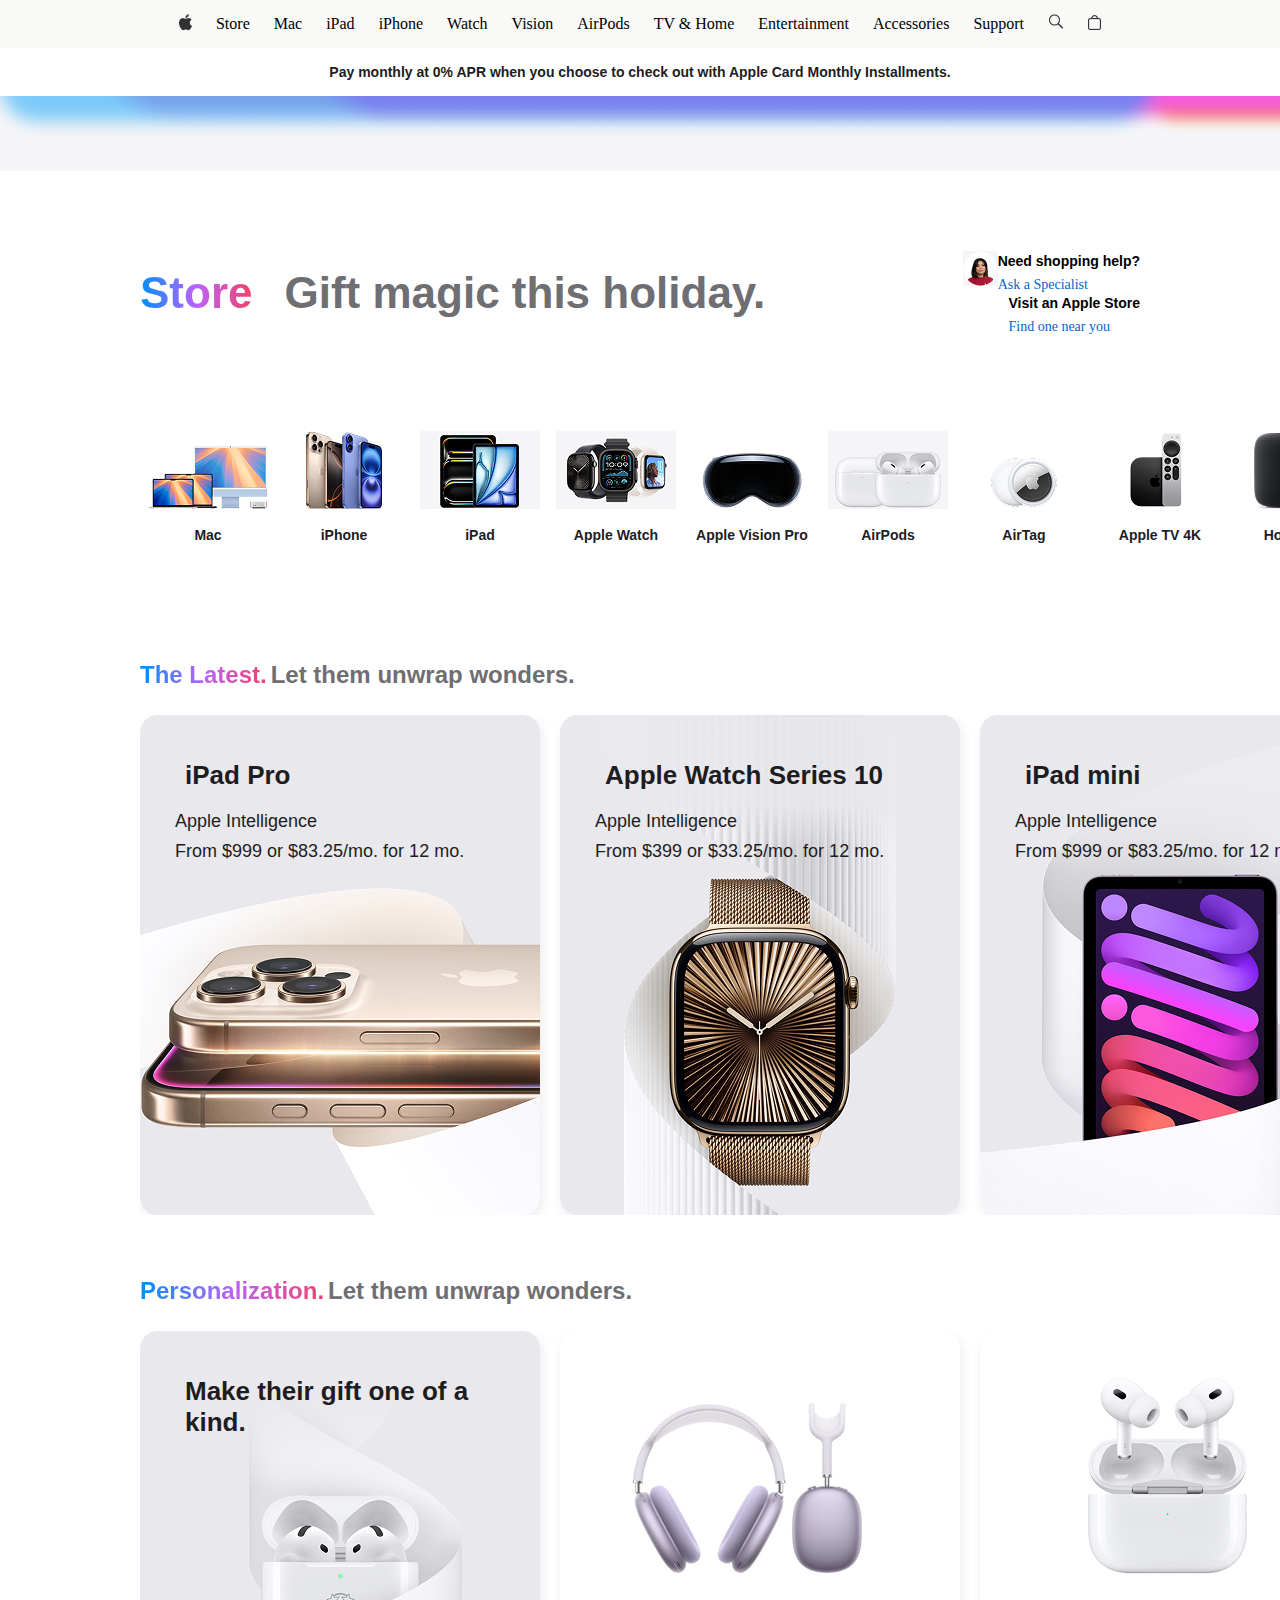
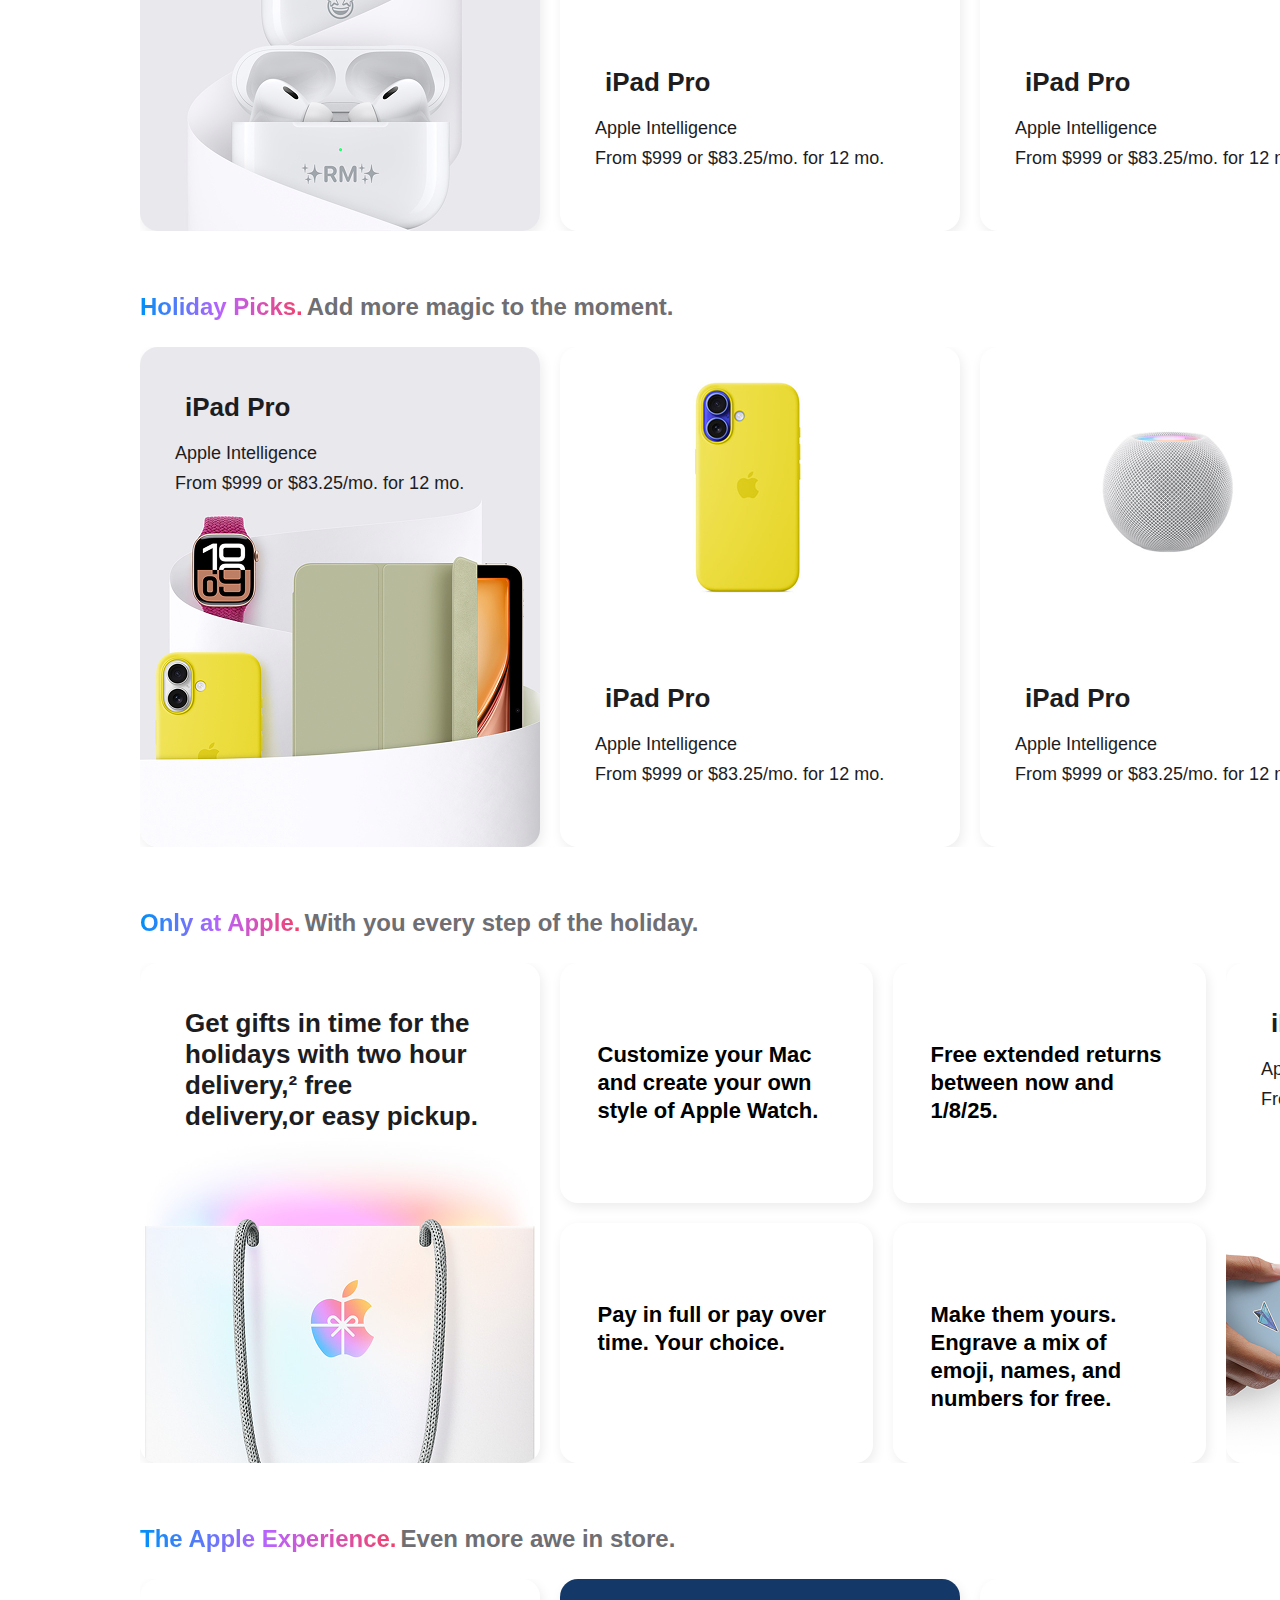
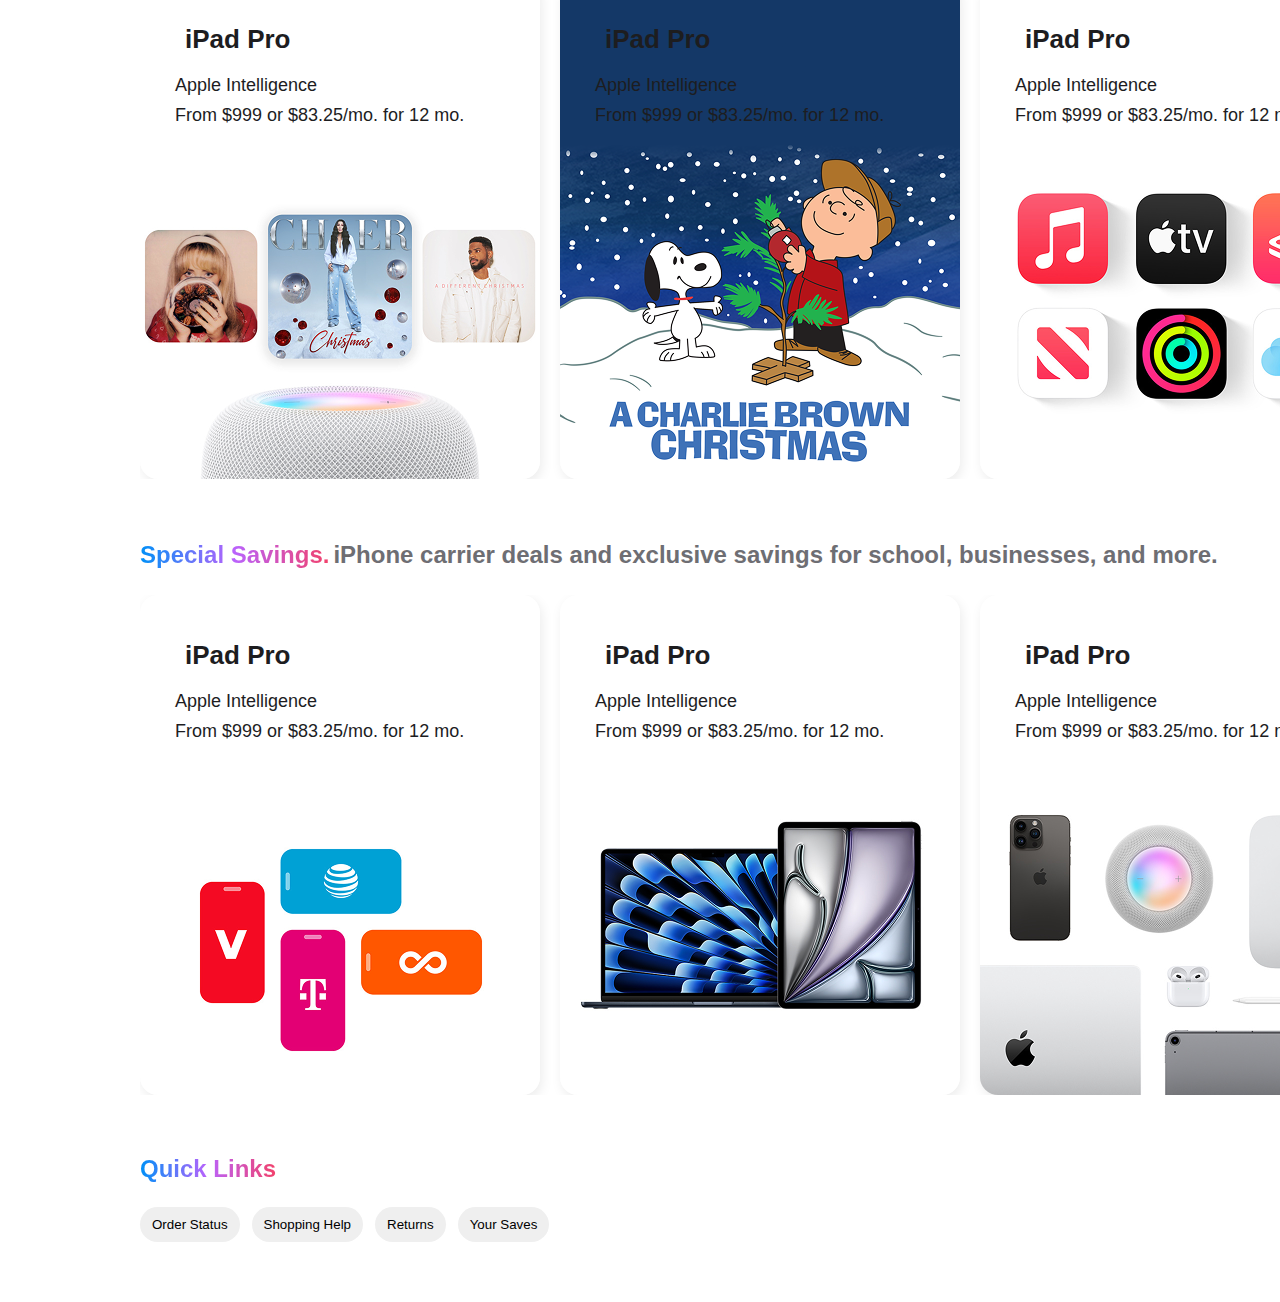
<file: index.html>
<!DOCTYPE html>
<html lang="en">
  <head>
    <meta charset="UTF-8" />
    <meta name="viewport" content="width=device-width, initial-scale=1.0" />
    <link rel="stylesheet" href="index.css" />
    <title>Store</title>
  </head>
  <body>
    <header class="header">
      <a class=""><img src="./images/appleIcon.png" alt="apple-logo" /></a>

      <nav class="navigation">
        <a href="">Store</a>
        <a href="">Mac</a>
        <a href="">iPad</a>
        <a href="">iPhone</a>
        <a href="">Watch</a>
        <a href="">Vision</a>
        <a href="">AirPods</a>
        <a href="">TV & Home</a>
        <a href="">Entertainment</a>
        <a href="">Accessories</a>
        <a href="">Support</a>
      </nav>

      <a class="search-button"><img src="./images/searchIcon.png" alt="" /></a>
      <a href=""><img src="./images/Vector.png" alt="menu-button" /></a>
      <a class="menu-button"
        ><img src="./images/menuIcon.png" alt="search-button"
      /></a>
    </header>

    <div class="paragraph">
      <h4>
        Pay monthly at 0% APR when you choose to check out with Apple Card
        Monthly Installments.
      </h4>
    </div>
    <div class="main-gradient"></div>
    <div class="store-container">
      <div class="store-container-header">
        <h1 class="store-header">Store</h1>
        <p class="store-header2">Gift magic this holiday.</p>
      </div>
      <div class="store-manager">
        <div class="store-manage-part1">
          <div class="store-face">
            <img
              src="./store-chat-holiday-specialist-icon-202411_AV3.png"
              alt="store-special-icon"
            />
          </div>
          <div class="store-p">
            <h2 class="store-specific">Need shopping help?</h2>
            <a class="store-specific2">Ask a Specialist</a>
          </div>
        </div>
        <div class="store-manage-part2">
          <div class="store-manage-part1"></div>
          <div class="store-p">
            <h2 class="store-specific">Visit an Apple Store</h2>
            <a class="store-specific2">Find one near you</a>
          </div>
        </div>
      </div>
    </div>
    <div class="products">
      <div class="products-photos">
        <div class="products-name">
          <div
            class="productss"
            style="--cs-image: url(./images/store1.png)"
          ></div>
          <div class="products-name-styles">
            <span>Mac</span>
          </div>
        </div>

        <div class="products-name">
          <div
            class="productss"
            style="--cs-image: url(./images/store2.png)"
          ></div>
          <div class="products-name-styles">
            <span>iPhone</span>
          </div>
        </div>

        <div class="products-name">
          <div
            class="productss"
            style="--cs-image: url(./images/store3.png)"
          ></div>
          <div class="products-name-styles">
            <span>iPad</span>
          </div>
        </div>

        <div class="products-name">
          <div
            class="productss"
            style="--cs-image: url(./images/store4.png)"
          ></div>
          <div class="products-name-styles">
            <span>Apple Watch</span>
          </div>
        </div>

        <div class="products-name">
          <div
            class="productss"
            style="--cs-image: url(./images/store5.png)"
          ></div>
          <div class="products-name-styles">
            <span>Apple Vision Pro</span>
          </div>
        </div>

        <div class="products-name">
          <div
            class="productss"
            style="--cs-image: url(./images/store6.png)"
          ></div>
          <div class="products-name-styles">
            <span>AirPods</span>
          </div>
        </div>

        <div class="products-name">
          <div
            class="productss"
            style="--cs-image: url(./images/store7.png)"
          ></div>
          <div class="products-name-styles">
            <span>AirTag</span>
          </div>
        </div>

        <div class="products-name">
          <div
            class="productss"
            style="--cs-image: url(./images/store8.png)"
          ></div>
          <div class="products-name-styles">
            <span>Apple TV 4K</span>
          </div>
        </div>

        <div class="products-name">
          <div
            class="productss"
            style="--cs-image: url(./images/store9.png)"
          ></div>
          <div class="products-name-styles">
            <span>Homepod</span>
          </div>
        </div>

        <div class="products-name">
          <div
            class="productss"
            style="--cs-image: url(./images/store10.png)"
          ></div>
          <div class="products-name-styles">
            <span>Accessories</span>
          </div>
        </div>

        <div class="products-name">
          <div
            class="productss"
            style="--cs-image: url(./images/store11.png)"
          ></div>
          <div class="products-name-styles">
            <span>Apple Gift Card</span>
          </div>
        </div>
      </div>
    </div>

    <div class="Main">
      <div class="Main-title">
        <h1 class="main-title-gradient">The Latest.</h1>
        <p class="main-title-paragraph">Let them unwrap wonders.</p>
      </div>

      <div class="Main-information">
        <div class="main-photos" style="--vs-image: url(./images/main1.png)">
          <div class="main-photos-style">
            <h2 class="main-photos-fonts2">iPad Pro</h2>
            <p class="color2">Apple Intelligence</p>
            <p class="color2">From $999 or $83.25/mo. for 12 mo.</p>
          </div>
        </div>

        <div class="main-photos" style="--vs-image: url(./images/main2.png)">
          <div class="main-photos-style">
            <h2 class="main-photos-fonts2">Apple Watch Series 10</h2>
            <p class="color2">Apple Intelligence</p>
            <p class="color2">From $399 or $33.25/mo. for 12 mo.</p>
          </div>
        </div>

        <div class="main-photos" style="--vs-image: url(./images/main3.png)">
          <div class="main-photos-style">
            <h2 class="main-photos-fonts2">iPad mini</h2>
            <p class="color2">Apple Intelligence</p>
            <p class="color2">From $999 or $83.25/mo. for 12 mo.</p>
          </div>
        </div>

        <div class="main-photos" style="--vs-image: url(./images/main4.png)">
          <div class="main-photos-style">
            <h2 class="main-photos-fonts2">MacBook Pro</h2>
            <p class="color2">Apple Intelligence</p>
            <p class="color2">From $999 or $83.25/mo. for 12 mo.</p>
          </div>
        </div>

        <div class="main-photos" style="--vs-image: url(./images/main5.png)">
          <div class="main-photos-style">
            <h2 class="main-photos-fonts">iPad Pro</h2>
            <p class="color">Apple Intelligence</p>
            <p class="color">From $999 or $83.25/mo. for 12 mo.</p>
          </div>
        </div>

        <div class="main-photos" style="--vs-image: url(./images/main6.png)">
          <div class="main-photos-style">
            <h2 class="main-photos-fonts">Apple Watch Series 10</h2>
            <p class="color">Apple Intelligence</p>
            <p class="color">From $999 or $83.25/mo. for 12 mo.</p>
          </div>
        </div>

        <div class="main-photos" style="--vs-image: url(./images/main7.png)">
          <div class="main-photos-style">
            <h2 class="main-photos-fonts2">Apple Vision</h2>
            <p class="color2">Apple Intelligence</p>
            <p class="color2">From $999 or $83.25/mo. for 12 mo.</p>
          </div>
        </div>

        <div class="main-photos" style="--vs-image: url(./images/main8.png)">
          <div class="main-photos-style">
            <h2 class="main-photos-fonts2">Mackbook-Air</h2>
            <p class="color2">Apple Intelligence</p>
            <p class="color2">From $999 or $83.25/mo. for 12 mo.</p>
          </div>
        </div>
      </div>
    </div>

    <div class="Main">
      <div class="Main-title">
        <h1 class="main-title-gradient">Personalization.</h1>
        <p class="main-title-paragraph">Let them unwrap wonders.</p>
      </div>

      <div class="Main-information">
        <div
          class="main-photos2"
          style="--vss-image: url(./images/main2-1.png)"
        >
          <div class="main-photos-style">
            <h2 class="main-photos-fonts2">Make their gift one of a kind.</h2>
          </div>
        </div>

        <div class="main-photos2">
          <div class="main-photos2-style">
            <img src="./images/main2-2.png" alt="imax" />
          </div>

          <div class="main-photos-style">
            <h2 class="main-photos-fonts2">iPad Pro</h2>
            <p class="color2">Apple Intelligence</p>
            <p class="color2">From $999 or $83.25/mo. for 12 mo.</p>
          </div>
        </div>

        <div class="main-photos2">
          <div class="main-photos2-style">
            <img src="./images/main2-3.png" alt="imax" />
          </div>

          <div class="main-photos-style">
            <h2 class="main-photos-fonts2">iPad Pro</h2>
            <p class="color2">Apple Intelligence</p>
            <p class="color2">From $999 or $83.25/mo. for 12 mo.</p>
          </div>
        </div>

        <div class="main-photos2">
          <div class="main-photos2-style">
            <img src="./images/main2-4.png" alt="imax" />
          </div>

          <div class="main-photos-style">
            <h2 class="main-photos-fonts2">iPad Pro</h2>
            <p class="color2">Apple Intelligence</p>
            <p class="color2">From $999 or $83.25/mo. for 12 mo.</p>
          </div>
        </div>

        <div class="main-photos2">
          <div class="main-photos2-style">
            <img src="./images/main2-5.png" alt="imax" />
          </div>

          <div class="main-photos-style">
            <h2 class="main-photos-fonts2">iPad Pro</h2>
            <p class="color2">Apple Intelligence</p>
            <p class="color2">From $999 or $83.25/mo. for 12 mo.</p>
          </div>
        </div>

        <div class="main-photos2">
          <div class="main-photos2-style">
            <img src="./images/main2-2.png" alt="imax" />
          </div>

          <div class="main-photos-style">
            <h2 class="main-photos-fonts2">iPad Pro</h2>
            <p class="color2">Apple Intelligence</p>
            <p class="color2">From $999 or $83.25/mo. for 12 mo.</p>
          </div>
        </div>
      </div>
    </div>

    <div class="Main">
      <div class="Main-title">
        <h1 class="main-title-gradient">Holiday Picks.</h1>
        <p class="main-title-paragraph">Add more magic to the moment.</p>
      </div>

      <div class="Main-information">
        <div
          class="main-photos2"
          style="--vss-image: url(./images/main3-1.png)"
        >
          <div class="main-photos-style">
            <h2 class="main-photos-fonts2">iPad Pro</h2>
            <p class="color2">Apple Intelligence</p>
            <p class="color2">From $999 or $83.25/mo. for 12 mo.</p>
          </div>
        </div>

        <div class="main-photos2">
          <div class="main-photos2-style">
            <img src="./images/main3-2.png" alt="imax" />
          </div>

          <div class="main-photos-style">
            <h2 class="main-photos-fonts2">iPad Pro</h2>
            <p class="color2">Apple Intelligence</p>
            <p class="color2">From $999 or $83.25/mo. for 12 mo.</p>
          </div>
        </div>

        <div class="main-photos2">
          <div class="main-photos2-style">
            <img src="./images/main3-3.png" alt="imax" />
          </div>

          <div class="main-photos-style">
            <h2 class="main-photos-fonts2">iPad Pro</h2>
            <p class="color2">Apple Intelligence</p>
            <p class="color2">From $999 or $83.25/mo. for 12 mo.</p>
          </div>
        </div>

        <div class="main-photos2">
          <div class="main-photos2-style">
            <img src="./images/main3-4.png" alt="imax" />
          </div>

          <div class="main-photos-style">
            <h2 class="main-photos-fonts2">iPad Pro</h2>
            <p class="color2">Apple Intelligence</p>
            <p class="color2">From $999 or $83.25/mo. for 12 mo.</p>
          </div>
        </div>

        <div class="main-photos2">
          <div class="main-photos2-style">
            <img src="./images/main3-5.png" alt="imax" />
          </div>

          <div class="main-photos-style">
            <h2 class="main-photos-fonts2">iPad Pro</h2>
            <p class="color2">Apple Intelligence</p>
            <p class="color2">From $999 or $83.25/mo. for 12 mo.</p>
          </div>
        </div>

        <div class="main-photos2">
          <div class="main-photos2-style">
            <img src="./images/main3-2.png" alt="imax" />
          </div>

          <div class="main-photos-style">
            <h2 class="main-photos-fonts2">iPad Pro</h2>
            <p class="color2">Apple Intelligence</p>
            <p class="color2">From $999 or $83.25/mo. for 12 mo.</p>
          </div>
        </div>
      </div>
    </div>

    <div class="Main">
      <div class="Main-title">
        <h1 class="main-title-gradient">Only at Apple.</h1>
        <p class="main-title-paragraph">With you every step of the holiday.</p>
      </div>

      <div class="Main-information">
        <div
          class="main-photos2"
          style="--vss-image: url(./images/main4-1.png)"
        >
          <div class="main-photos-style">
            <h2 class="main-photos-fonts2">
              Get gifts in time for the holidays with two hour delivery,² free
              delivery,or easy pickup.
            </h2>
          </div>
        </div>

        <div class="child-container">
          <div class="child">
            <h2 class="child-style">
              Customize your Mac and create your own style of Apple Watch.
            </h2>
          </div>
          <div class="child">
            <h2 class="child-style">
              Pay in full or pay over time. Your choice.
            </h2>
          </div>
        </div>

        <div class="child-container">
          <div class="child">
            <h2 class="child-style">
              Free extended returns between now and 1/8/25.
            </h2>
          </div>
          <div class="child">
            <h2 class="child-style">
              Make them yours. Engrave a mix of emoji, names, and numbers for
              free.
            </h2>
          </div>
        </div>

        <div class="Main-information">
          <div
            class="main-photos2"
            style="--vss-image: url(./images/main5-1.png)"
          >
            <div class="main-photos-style">
              <h2 class="main-photos-fonts2">iPad Pro</h2>
              <p class="color2">Apple Intelligence</p>
              <p class="color2">From $999 or $83.25/mo. for 12 mo.</p>
            </div>
          </div>

          <div
            class="main-photos2"
            style="--vss-image: url(./images/main5-1.png)"
          >
            <div class="main-photos-style">
              <h2 class="main-photos-fonts2">iPad Pro</h2>
              <p class="color2">Apple Intelligence</p>
              <p class="color2">From $999 or $83.25/mo. for 12 mo.</p>
            </div>
          </div>
        </div>
      </div>
    </div>
    <div class="Main">
      <div class="Main-title">
        <h1 class="main-title-gradient">The Apple Experience.</h1>
        <p class="main-title-paragraph">Even more awe in store.</p>
      </div>

      <div class="Main-information">
        <div
          class="main-photos2"
          style="--vss-image: url(./images/main6-1.png)"
        >
          <div class="main-photos-style">
            <h2 class="main-photos-fonts2">iPad Pro</h2>
            <p class="color2">Apple Intelligence</p>
            <p class="color2">From $999 or $83.25/mo. for 12 mo.</p>
          </div>
        </div>

        <div
          class="main-photos2"
          style="--vss-image: url(./images/main6-2.png)"
        >
          <div class="main-photos-style">
            <h2 class="main-photos-fonts2">iPad Pro</h2>
            <p class="color2">Apple Intelligence</p>
            <p class="color2">From $999 or $83.25/mo. for 12 mo.</p>
          </div>
        </div>

        <div
          class="main-photos2"
          style="--vss-image: url(./images/main6-3.png)"
        >
          <div class="main-photos-style">
            <h2 class="main-photos-fonts2">iPad Pro</h2>
            <p class="color2">Apple Intelligence</p>
            <p class="color2">From $999 or $83.25/mo. for 12 mo.</p>
          </div>
        </div>

        <div
          class="main-photos2"
          style="--vss-image: url(./images/main6-4.png)"
        >
          <div class="main-photos-style">
            <h2 class="main-photos-fonts2">iPad Pro</h2>
            <p class="color2">Apple Intelligence</p>
            <p class="color2">From $999 or $83.25/mo. for 12 mo.</p>
          </div>
        </div>
      </div>
    </div>

    <div class="Main">
      <div class="Main-title">
        <h1 class="main-title-gradient">Special Savings.</h1>
        <p class="main-title-paragraph">
          iPhone carrier deals and exclusive savings for school, businesses, and
          more.
        </p>
      </div>

      <div class="Main-information">
        <div
          class="main-photos2"
          style="--vss-image: url(./images/main7-1.png)"
        >
          <div class="main-photos-style">
            <h2 class="main-photos-fonts2">iPad Pro</h2>
            <p class="color2">Apple Intelligence</p>
            <p class="color2">From $999 or $83.25/mo. for 12 mo.</p>
          </div>
        </div>

        <div
          class="main-photos2"
          style="--vss-image: url(./images/main7-2.png)"
        >
          <div class="main-photos-style">
            <h2 class="main-photos-fonts2">iPad Pro</h2>
            <p class="color2">Apple Intelligence</p>
            <p class="color2">From $999 or $83.25/mo. for 12 mo.</p>
          </div>
        </div>

        <div
          class="main-photos2"
          style="--vss-image: url(./images/main7-3.png)"
        >
          <div class="main-photos-style">
            <h2 class="main-photos-fonts2">iPad Pro</h2>
            <p class="color2">Apple Intelligence</p>
            <p class="color2">From $999 or $83.25/mo. for 12 mo.</p>
          </div>
        </div>

        <div
          class="main-photos2"
          style="--vss-image: url(./images/main7-4.png)"
        >
          <div class="main-photos-style">
            <h2 class="main-photos-fonts2">iPad Pro</h2>
            <p class="color2">Apple Intelligence</p>
            <p class="color2">From $999 or $83.25/mo. for 12 mo.</p>
          </div>
        </div>

        <div
          class="main-photos2"
          style="--vss-image: url(./images/main7-5.png)"
        >
          <div class="main-photos-style">
            <h2 class="main-photos-fonts2">iPad Pro</h2>
            <p class="color2">Apple Intelligence</p>
            <p class="color2">From $999 or $83.25/mo. for 12 mo.</p>
          </div>
        </div>
      </div>
    </div>

    <div class="Main">
      <div class="Main-title">
        <h1 class="main-title-gradient">Quick Links</h1>
      </div>
      <div class="footer">
        <button class="footer-button">Order Status</button>
        <button class="footer-button">Shopping Help</button>
        <button class="footer-button">Returns</button>
        <button class="footer-button">Your Saves</button>
      </div>
    </div>
  </body>
</html>
</file>
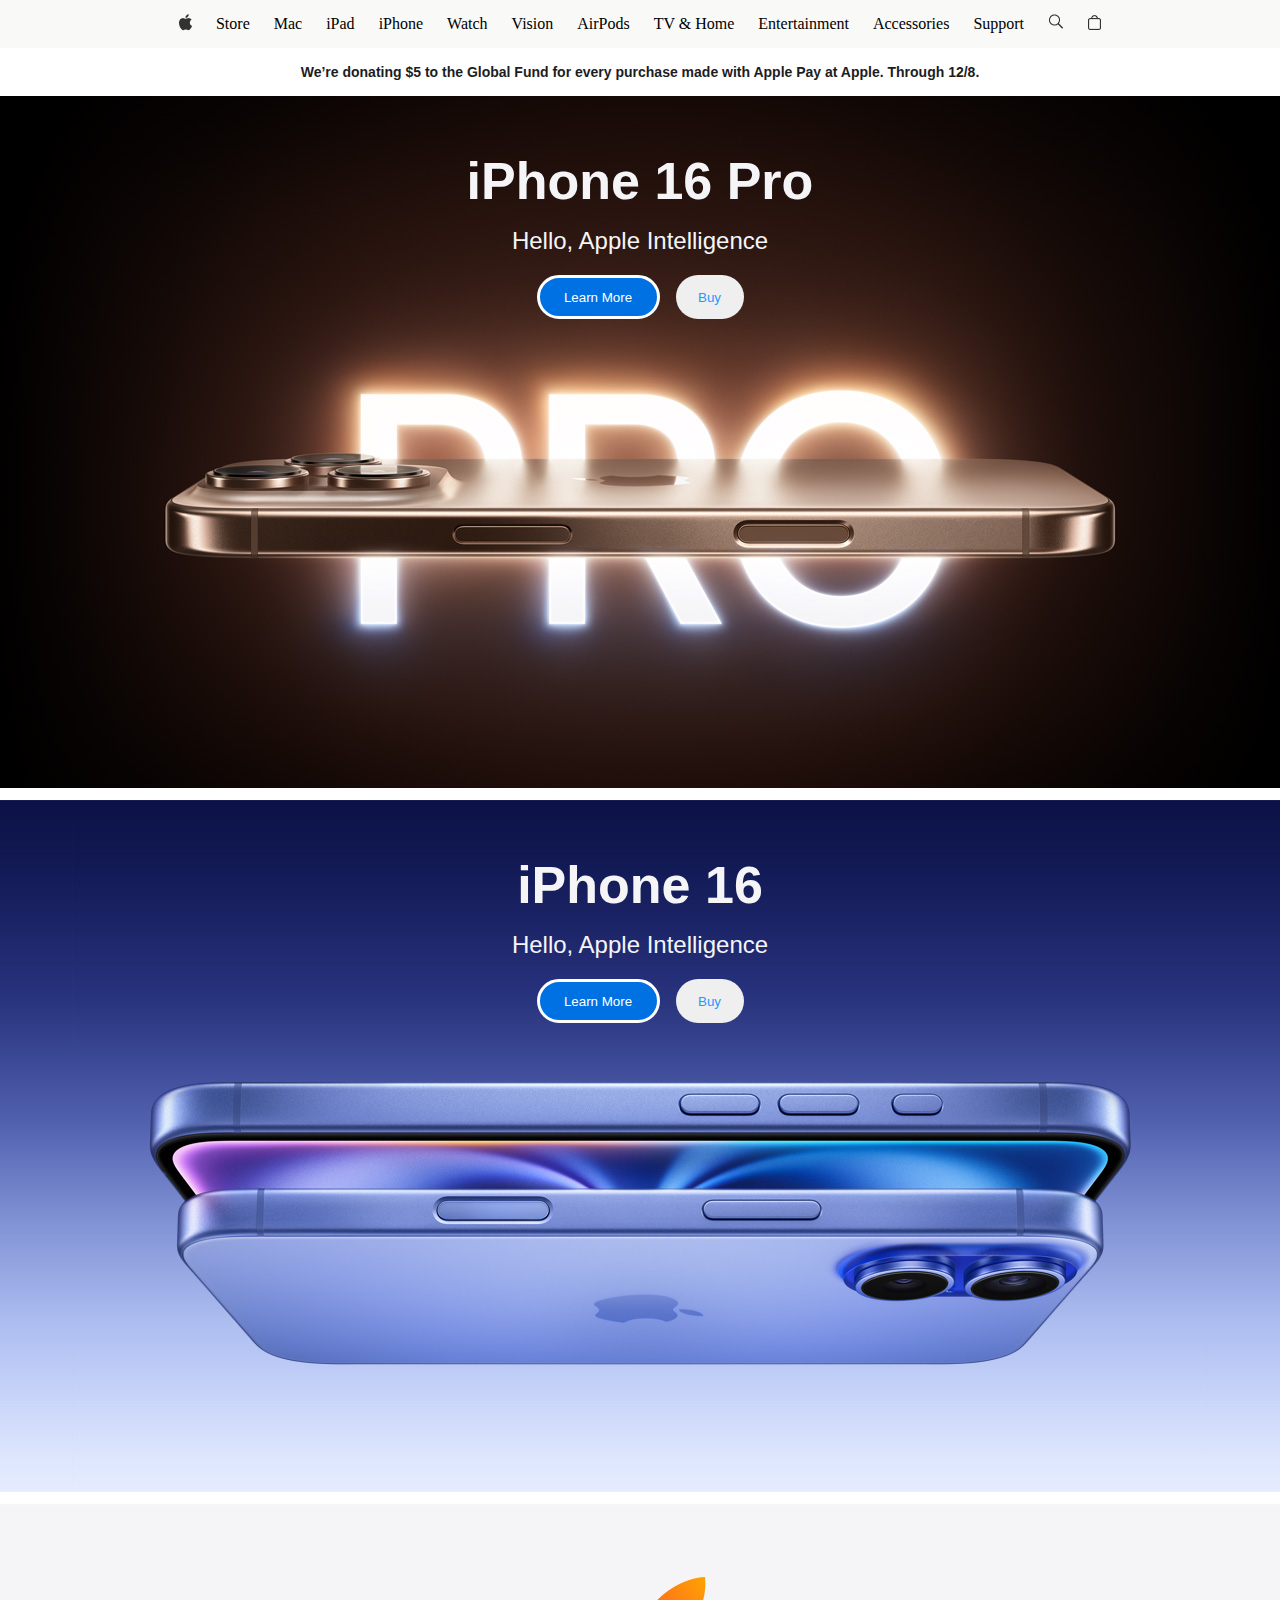
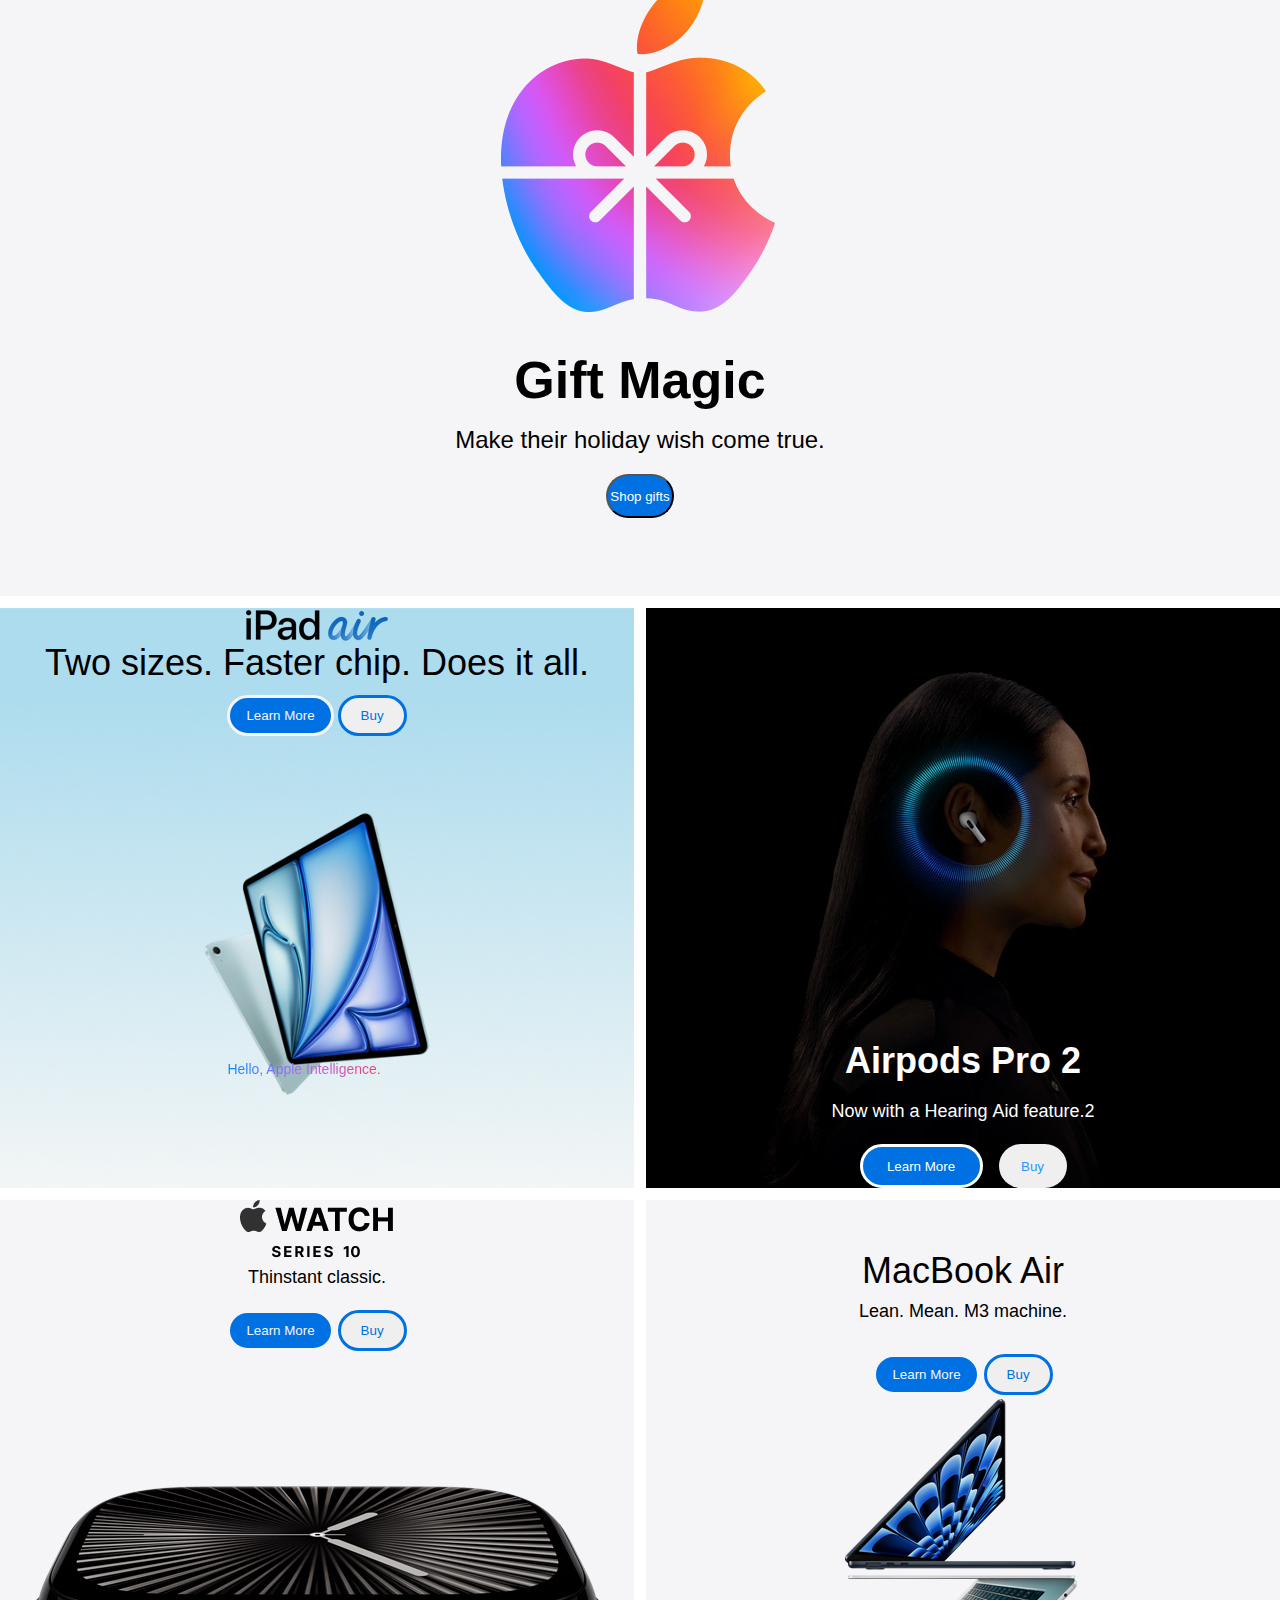
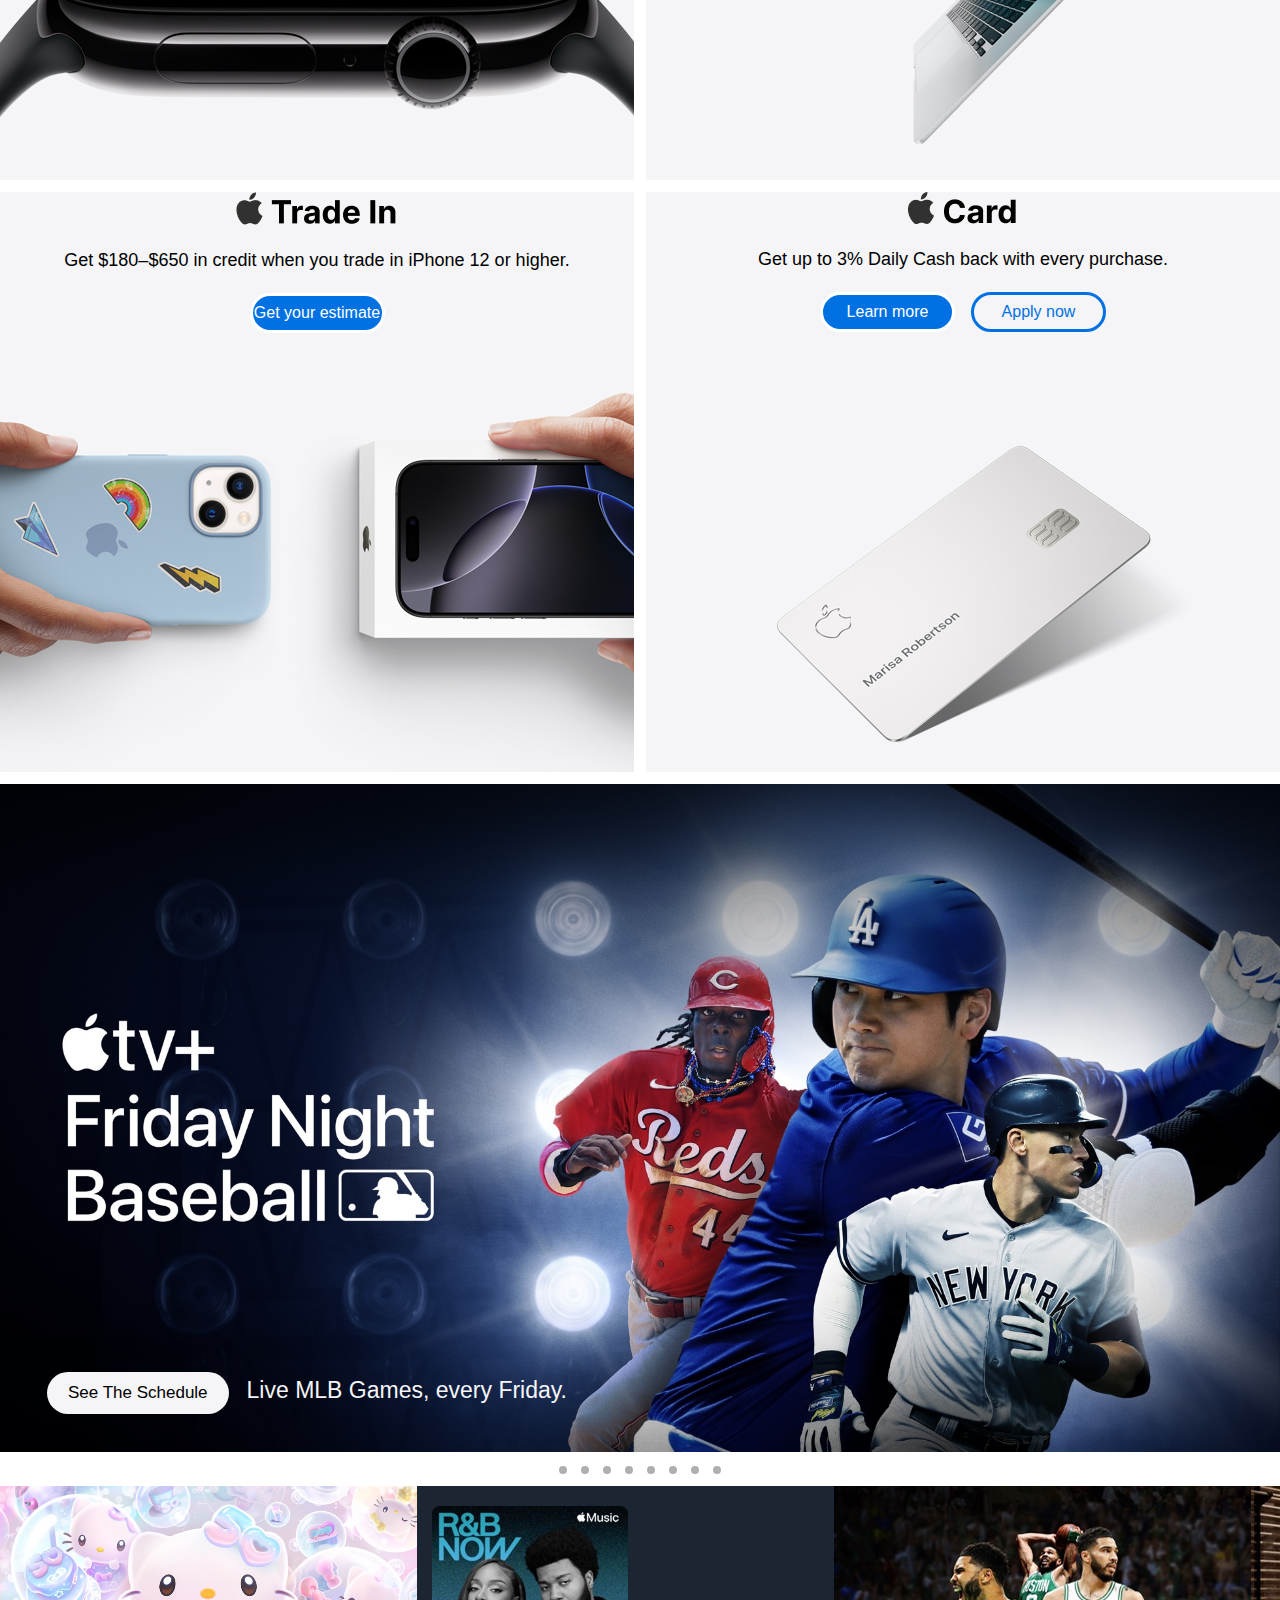
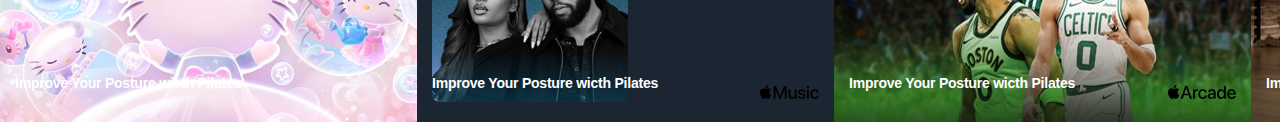
<file: applee.html>
<!DOCTYPE html>
<html lang="en">
  <head>
    <title>Tugo apple</title>
    <meta charset="UTF-8" />
    <meta name="viewport" content="width=device-width, initial-scale=1.0" />
    <link rel="stylesheet" href="./applee.css" />
    <link
      rel="shortcut icon"
      href="png-clipart-apple-logo-brand-apple-company-trademark-thumbnail.png"
      type="image/x-icon"
    />
  </head>

  <body>
    <header class="header">
      <a class=""><img src="./images/appleIcon.png" alt="apple-logo" /></a>

      <nav class="navigation">
        <a href="./index.html">Store</a>
        <a href="">Mac</a>
        <a href="">iPad</a>
        <a href="">iPhone</a>
        <a href="">Watch</a>
        <a href="">Vision</a>
        <a href="">AirPods</a>
        <a href="">TV & Home</a>
        <a href="">Entertainment</a>
        <a href="">Accessories</a>
        <a href="">Support</a>
      </nav>

      <a class="search-button"><img src="./images/searchIcon.png" alt="" /></a>
      <a href=""><img src="./images/Vector.png" alt="menu-button" /></a>
      <a class="menu-button"
        ><img src="./images/menuIcon.png" alt="search-button"
      /></a>
    </header>

    <div class="paragraph">
      <h4>
        We’re donating $5 to the Global Fund for every purchase made with
        Apple Pay at Apple. Through 12/8.
      </h4>
    </div>

    <section>
      <div class="iphone">
        <div class="pictures">
          <h2 class="mini-fix">iPhone 16 Pro</h2>
          <p class="mini-fix2">Hello, Apple Intelligence</p>
          <div class="button">
            <button class="button-style">Learn More</button>
            <button class="button-style2">Buy</button>
          </div>
        </div>
      </div>

      <div class="iphone">
        <div class="pictures2">
          <h2 class="mini-fix">iPhone 16</h2>
          <p class="mini-fix2">Hello, Apple Intelligence</p>
          <div class="button">
            <button class="button-style">Learn More</button>
            <button class="button-style2">Buy</button>
          </div>
        </div>
      </div>

      <div class="pictures3">
        <h2 class="mini-fixx">Gift Magic</h2>
        <p class="mini-fixx2">Make their holiday wish come true.</p>
        <div class="button">
          <button class="button-style3">Shop gifts</button>
        </div>
      </div>
    </section>

    <div class="container">
      <div class="zurag1">
        <div class="zurag1-header"></div>
        <h2>Two sizes. Faster chip. Does it all.</h2>
        <div class="button-footer">
          <button class="style1">Learn More</button>
          <button class="style2">Buy</button>
          <h3>Hello, Apple Intelligence.</h3>
        </div>
      </div>
      <div class="zurag2">
        <h2>Airpods Pro 2</h2>
        <h4>Now with a Hearing Aid feature.2</h4>
        <div class="button">
          <button class="button-style">Learn More</button>
          <button class="button-style2">Buy</button>
        </div>
      </div>
      <div class="zurag3">
        <div class="zurag3-style">
          <img src="./images/Frame 4.png" alt="apple logo" />
          <p class="zurag3-fonts">Thinstant classic.</p>
          <div class="button-footer">
            <button class="style1">Learn More</button>
            <button class="style2">Buy</button>
          </div>
        </div>
      </div>
      <div class="zurag4">
        <div class="zurag4-fixed">
          <h2 class="zurag4-header">MacBook Air</h2>
          <p class="zurag4-fonts">Lean. Mean. M3 machine.</p>
          <div class="button-footer">
            <button class="style1">Learn More</button>
            <button class="style2">Buy</button>
          </div>
        </div>
      </div>
      <div class="zurag5">
        <div class="zurag5header">
          <img src="./images/5.png" alt="" />
          <p class="zurag5-style">
            Get $180–$650 in credit when you trade in iPhone 12 or higher.
          </p>

          <button class="zurag5-button">Get your estimate</button>
        </div>
      </div>
      <div class="zurag6">
        <div class="zurag5header">
          <img src="./images/applecard.png" alt="" />
          <p class="zurag5-style">
            Get up to 3% Daily Cash back with every purchase.
          </p>
          <div class="button">
            <button class="zurag5-button">Learn more</button>
            <button class="zurag6-button">Apply now</button>
          </div>
        </div>
      </div>
    </div>

    <div class="footer-bigger">
      <div class="footer" style="--bg-image: url(./images/footer1.jpg)">
        <div class="footer-articles">
          <button class="footer-button">See The Schedule</button>
          <span class="footer-genre">Live MLB Games, every Friday.</span>
        </div>
      </div>

      <div class="footer" style="--bg-image: url(./images/footer2.jpg)">
        <div class="footer-articles">
          <button class="footer-button">See The Schedule</button>
          <span class="footer-genre">Live MLB Games, every Friday.</span>
        </div>
      </div>

      <div class="footer" style="--bg-image: url(./images/footer3.jpg)">
        <div class="footer-articles">
          <button class="footer-button">See The Schedule</button>
          <span class="footer-genre">Live MLB Games, every Friday.</span>
        </div>
      </div>

      <div class="footer" style="--bg-image: url(./images/footer4.jpg)">
        <div class="footer-articles">
          <button class="footer-button">See The Schedule</button>
          <span class="footer-genre">Live MLB Games, every Friday.</span>
        </div>
      </div>

      <div class="footer" style="--bg-image: url(./images/footer5.jpg)">
        <div class="footer-articles">
          <button class="footer-button">See The Schedule</button>
          <span class="footer-genre">Live MLB Games, every Friday.</span>
        </div>
      </div>

      <div class="footer" style="--bg-image: url(./images/footer6.jpg)">
        <div class="footer-articles">
          <button class="footer-button">See The Schedule</button>
          <span class="footer-genre">Live MLB Games, every Friday.</span>
        </div>
      </div>

      <div class="footer" style="--bg-image: url(./images/footer7.jpg)">
        <div class="footer-articles">
          <button class="footer-button">See The Schedule</button>
          <span class="footer-genre">Live MLB Games, every Friday.</span>
        </div>
      </div>

      <div class="footer" style="--bg-image: url(./images/footer8.jpg)">
        <div class="footer-articles">
          <button class="footer-button">See The Schedule</button>
          <span class="footer-genre">Live MLB Games, every Friday.</span>
        </div>
      </div>
    </div>

    <div class="bullets">
      <div class="div" style="--cs-image: var(.div)"></div>
      <div class="div" style="--cs-image: var(.div)"></div>
      <div class="div" style="--cs-image: var(.div)"></div>
      <div class="div" style="--cs-image: var(.div)"></div>
      <div class="div" style="--cs-image: var(.div)"></div>
      <div class="div" style="--cs-image: var(.div)"></div>
      <div class="div" style="--cs-image: var(.div)"></div>
      <div class="div" style="--cs-image: var(.div)"></div>
    </div>

    <div class="slider">
      <div class="slider-child" style="--js-image: url(./images/slider7.png)">
        <div class="slider-style">
          <span>Improve Your Posture wicth Pilates</span>
        </div>
      </div>

      <div class="slider-child" style="--js-image: url(./images/slider2.png)">
        <div class="slider-style">
          <span>Improve Your Posture wicth Pilates</span>
        </div>
      </div>

      <div class="slider-child" style="--js-image: url(./images/slider3.png)">
        <div class="slider-style">
          <span>Improve Your Posture wicth Pilates</span>
        </div>
      </div>

      <div class="slider-child" style="--js-image: url(./images/slider4.png)">
        <div class="slider-style">
          <span>Improve Your Posture wicth Pilates</span>
        </div>
      </div>

      <div class="slider-child" style="--js-image: url(./images/slider5.png)">
        <div class="slider-style">
          <span>Improve Your Posture wicth Pilates</span>
        </div>
      </div>

      <div class="slider-child" style="--js-image: url(./images/slider6.png)">
        <div class="slider-style">
          <span>Improve Your Posture wicth Pilates</span>
        </div>
      </div>

      <div class="slider-child" style="--js-image: url(./images/slider1.png)">
        <div class="slider-style">
          <span>Improve Your Posture wicth Pilates</span>
        </div>
      </div>

      <div class="slider-child" style="--js-image: url(./images/slider8.png)">
        <div class="slider-style">
          <span>Improve Your Posture wicth Pilates</span>
        </div>
      </div>
    </div>
  </body>
</html>
</file>
<file: index.css>
* {
  padding: 0;
  margin: 0;
  box-sizing: border-box;
}

.header {
  display: flex;
  background-color: #f7f7f5cc;
  column-gap: 24px;
  align-items: center;
  justify-content: center;

  top: 0;
  inset-inline: 0;
}

.navigation {
  display: flex;
  gap: 24px;
}

.menu-button {
  display: none;
}

.navigation a {
  text-decoration: none;
  color: black;
}

.paragraph {
  display: flex;
  text-align: center;
  justify-content: center;
  padding: 16px 31px;
}

.paragraph h4 {
  font-size: 14px;
  font-family: Arial, Helvetica, sans-serif;
  color: #1d1d1f;
}

.main-gradient {
  background-image: url(./goo1.png);
  height: 75px;
  width: 100%;
}

.store-container {
  display: flex;
  padding: 80px 140px;
  align-items: center;
  justify-content: space-between;
}

.store-container-header {
  column-gap: 32px;
  display: flex;
  align-items: center;
  justify-content: center;
}

.store-header {
  font-family: Arial, Helvetica, sans-serif;
  font-size: 44px;
  font-weight: 700;
  line-height: 52.01px;
  text-align: left;
  text-underline-position: from-font;
  text-decoration-skip-ink: none;
  color: transparent;
  background-clip: text;
  background-image: linear-gradient(
    90deg,
    #0090f7 0%,
    #ba62fc 50%,
    #f2416b 100%
  );
}

.store-header2 {
  font-family: Arial, Helvetica, sans-serif;
  font-size: 44px;
  font-weight: 700;
  line-height: 52.01px;
  text-align: left;
  text-underline-position: from-font;
  color: #6e6e73;
}

.store-manager {
  /* display: flex; */
  column-gap: 16px;
  justify-content: space-between;
}

.store-manage-part1 {
  display: flex;
  row-gap: 16px;
  justify-content: space-between;
}

.store-specific {
  font-family: Arial, Helvetica, sans-serif;
  font-size: 14px;
  font-weight: 700;
  line-height: 20px;
  text-align: left;
  text-underline-position: from-font;
  text-decoration-skip-ink: none;
  margin-bottom: 4px;
}

.store-specific2 {
  font-size: 14px;
  font-weight: 500;
  color: #0066cc;
}

.store-manage-part2 {
  display: flex;
  column-gap: 16px;
  justify-content: space-between;
}

.products-photos {
  padding-bottom: 40px;
  position: relative;
  display: flex;
}

.products {
  display: flex;
  margin-bottom: 60px;
  padding-inline: 140px;
}

.productss {
  padding: 16px 8px;
  background: var(--cs-image) center/cover no-repeat;
  height: 78px;
  width: 120px;
}

.products-name {
  padding: 16px 8px;
}

.products-name-styles {
  font-size: 14px;
  color: #1d1d1f;
  margin-top: 18px;
  font-weight: 700;
  text-align: center;
  font-family: Arial, Helvetica, sans-serif;
}

.Main {
  padding-left: 140px;
  margin-bottom: 60px;
}

.Main-title {
  display: flex;
  align-items: center;
  column-gap: 4px;
  margin-bottom: 24px;
}

.main-title-gradient {
  font-size: 24px;
  font-family: Arial, Helvetica, sans-serif;
  font-weight: 700;
  color: transparent;
  background-clip: text;
  background-image: linear-gradient(
    90deg,
    #0090f7 0%,
    #ba62fc 50%,
    #f2416b 100%
  );
}

.main-title-paragraph {
  font-family: Arial, Helvetica, sans-serif;
  font-size: 24px;
  font-weight: 700;
  line-height: 32px;
  text-align: left;
  text-underline-position: from-font;
  text-decoration-skip-ink: none;
  color: #6e6e73;
}

.Main-information {
  width: 100vw;
  display: flex;
  column-gap: 20px;
  overflow-x: scroll;
  scroll-snap-type: x mandatory;
}

.main-photos {
  width: 400px;
  height: 500px;
  padding: 30px;
  display: flex;
  flex-shrink: 0;
  cursor: pointer;
  row-gap: 12px;
  border-radius: 18px;
  flex-direction: column;
  scroll-snap-align: start;
  box-shadow: rgba(0, 0, 0, 0.08) 2px 4px 12px 0px;
  background: var(--vs-image) center / cover no-repeat;
}

.main-photos-fonts {
  font-size: 26px;
  font-weight: 700;
  font-family: Arial, Helvetica, sans-serif;
  padding: 15px;
  color: #fff;
}

.color {
  color: #fff;
  font-family: Arial, Helvetica, sans-serif;
  font-size: 18px;
  font-weight: 400;
  line-height: 20px;
  text-align: left;
  text-underline-position: from-font;
  text-decoration-skip-ink: none;
  padding: 5px;
}

.Main-photos-style {
  padding: 30px;
}

.main-photos-fonts2 {
  font-size: 26px;
  font-weight: 700;
  font-family: Arial, Helvetica, sans-serif;
  padding: 15px;
  color: #1d1d1f;
}

.color2 {
  color: #1d1d1f;
  font-family: Arial, Helvetica, sans-serif;
  font-size: 18px;
  font-weight: 400;
  line-height: 20px;
  text-align: left;
  text-underline-position: from-font;
  text-decoration-skip-ink: none;
  padding: 5px;
}

.main-photos2 {
  width: 400px;
  height: 500px;
  padding: 30px;
  display: flex;
  flex-shrink: 0;
  cursor: pointer;
  row-gap: 12px;
  border-radius: 18px;
  flex-direction: column;
  scroll-snap-align: start;
  box-shadow: rgba(0, 0, 0, 0.08) 2px 4px 12px 0px;
  background: var(--vss-image) center/cover no-repeat;
}

.main-photos2-style {
  padding: 0px 41.5px 45px 41.5px;
}

.child {
  width: 313px;
  height: 240px;
  gap: 0px;
  border-radius: 18px;
  opacity: 0px;
  background-color: red;
  display: flex;
  align-items: center;
  justify-content: center;
  background-color: #fff;
  box-shadow: 2px 4px 12px 0px rgba(0, 0, 0, 0.08);
}

.child-container {
  display: grid;
  grid-template-columns: repeat(1, 313px);
  grid-template-rows: repeat(2, 240px);
  gap: 20px;
}

.child-style {
  width: 238px;
  height: 84px;
  top: 82px;
  left: 30px;
  gap: 0px;
  opacity: 0px;
  font-family: Arial, Helvetica, sans-serif;
  font-size: 22px;
  font-weight: 700;
  line-height: 28px;
  text-align: left;
  text-underline-position: from-font;
  text-decoration-skip-ink: none;
}

.footer {
  display: flex;
  gap: 12px;
}

.footer-button {
  width: Hug (125px) px;
  height: Hug (40px) px;
  padding: 10px 12px 10px 12px;
  gap: 8px;
  border-radius: 999px;
  border: 1px 0px 0px 0px;
  opacity: 0px;
  border-style: none;
}
</file>
<file: applee.css>
* {
  padding: 0;
  margin: 0;
  box-sizing: border-box;
}

.header {
  display: flex;
  background-color: #f7f7f5cc;
  column-gap: 24px;
  align-items: center;
  justify-content: center;

  top: 0;
  inset-inline: 0;
}

.navigation {
  display: flex;
  gap: 24px;
}

.navigation a {
  text-decoration: none;
  color: black;
}

.menu-button {
  display: none;
}

.paragraph {
  display: flex;
  text-align: center;
  justify-content: center;
  padding: 16px 31px;
}

.paragraph h4 {
  font-size: 14px;
  font-family: Arial, Helvetica, sans-serif;
  color: #1d1d1f;
}

@media screen and (max-width: 768px) {
  .navigation {
    display: none;
  }

  .menu-button {
    display: block;
  }

  .search-button {
    margin-left: auto;
  }

  .pictures {
    background-image: url(./images/Figure.png);
    height: 650px;
  }

  .pictures2 {
    background-image: url(./images/iphone\ 950.png);
    height: 650px;
  }

  .paragraph {
  }

  .pictures3 {
    background-image: url(./images/photo.png);
    height: 650px;
  }

  .zurag7 {
    display: none;
  }

  .zurag1 {
    background-image: url(./);
  }

  .container h2 {
    font-size: 5vw;
  }

  .zurag1-header {
    width: 100%;
  }
}

.pictures {
  background-image: url(./images/Background.png);
  background-repeat: no-repeat;
  width: 100vw;
  background-size: cover;
  background-position: center;
  padding-block: 55px 36px;
  height: 692px;
  margin-bottom: 12px;
}

.mini-fix {
  display: flex;
  font-family: Arial, Helvetica, sans-serif;
  font-size: 52px;
  justify-content: center;
  align-items: center;
  color: #f5f5f7;
  font-weight: 600;
}

.mini-fix2 {
  font-family: Arial, Helvetica, sans-serif;
  font-weight: 400;
  font-size: 24px;
  color: #f5f5f7;
  display: flex;
  justify-content: center;
  align-items: center;
  margin-block: 16px 20px;
}

.button-style {
  width: 123px;
  height: 44px;
  border-radius: 999px;
  color: white;
  background-color: #0071e3;
  border: solid;
}

.button-style2 {
  width: 68px;
  height: 44px;
  border-radius: 999px;
  border: 1px;
  color: #2997ff;
}

.button {
  display: flex;
  column-gap: 16px;
  justify-content: center;
}

.pictures2 {
  background-image: url(./images/iphone2.png);
  background-repeat: no-repeat;
  width: 100vw;
  background-size: cover;
  background-position: center;
  padding-block: 55px 36px;
  height: 692px;
  margin-bottom: 12px;
}

.pictures3 {
  background-image: url(./images/smart.png);
  background-repeat: no-repeat;
  width: 100vw;
  background-size: cover;
  background-position: center;
  padding-block: 55px 36px;
  height: 692px;
  margin-bottom: 12px;
  justify-content: flex-end;
  padding-top: 446px;
}

.mini-fixx {
  display: flex;
  font-family: Arial, Helvetica, sans-serif;
  font-size: 52px;
  justify-content: center;
  align-items: center;
  color: #000;
  font-weight: 600;
}

.mini-fixx2 {
  font-family: Arial, Helvetica, sans-serif;
  font-weight: 400;
  font-size: 24px;
  color: #000;
  display: flex;
  justify-content: center;
  align-items: center;
  margin-block: 16px 20px;
}

.button-style3 {
  background-color: #0071e3;
  color: white;
  border-radius: 999px;
  width: 68px;
  height: 44px;
}

.container {
  display: grid;
  grid-auto-rows: 580px;
  grid-template-columns: repeat(2, 1fr);
  gap: 12px;
  margin-bottom: 12px;
}

.zurag1 {
  background-image: url(./images/zurag1.png);
  height: 580px;
  display: flex;
  text-align: center;
  align-items: center;
  flex-direction: column;
  background-repeat: no-repeat;
  background-size: cover;
  background-position: center;
}

.zurag2 {
  background-image: url(./images/zurag2.png);
  height: 580px;
  display: flex;
  flex-direction: column;
  /* justify-content: space-between; */
  background-repeat: no-repeat;
  background-size: cover;
  justify-content: flex-end;
  background-position: center;
}

.zurag3 {
  background-image: url(./images/zurag3.png);
  height: 580px;
  background-repeat: no-repeat;
  background-size: cover;
  background-position: center;
  display: flex;
  text-align: center;
  align-items: center;
  flex-direction: column;

  gap: 4px;
}

.zurag4 {
  background-image: url(./images/zurag4.png);
  height: 580px;
  justify-content: flex-end;
  background-repeat: no-repeat;
  background-size: cover;
  background-position: center;
}

.zurag5 {
  background-image: url(./images/zurag5.png);
  height: 580px;

  background-repeat: no-repeat;
  background-size: cover;
  background-position: center;
}

.zurag6 {
  background-image: url(./images/zurag6.png);
  height: 580px;
  justify-content: flex-end;
  background-repeat: no-repeat;
  background-size: cover;
  background-position: center;
}

.zurag1-header {
  background-image: url(./images/Heading\ 3.png);
  height: 33px;
  width: 430px;
  margin-bottom: 9px;
}

.footer-bigger {
  display: flex;
  width: 100vw;
  overflow-x: scroll;
  align-items: center;
  scroll-snap-type: x mandatory;
  scrollbar-width: none;
}

.footer {
  width: 100vw;
  height: 668px;
  flex-shrink: 0;
  scroll-snap-align: center;
  position: relative;
  background: var(--bg-image) center/cover no-repeat;
}

.container h2 {
  font-family: Arial, Helvetica, sans-serif;
  font-size: 36px;
  font-weight: 400;
  line-height: 25px;
  text-align: center;
  text-underline-position: from-font;
  text-decoration-skip-ink: none;
}

.button-footer {
  width: Hug (199px) px;
  height: Hug (40px) px;
  top: 145px;
  left: 371px;
  gap: 16px;
  opacity: 0px;
  margin-top: 20px;
}

.style1 {
  background-color: #0071e3;
  width: Hug (115px) px;
  height: Hug (40px) px;
  padding: 10px 16px 10px 16px;
  gap: 10px;
  border-radius: 999px;
  opacity: 0px;
  color: #f5f5f7;
  border: solid;
}

.style2 {
  width: Hug (68px) px;
  height: Hug (40px) px;
  padding: 10px 20px 10px 20px;
  gap: 10px;
  border-radius: 999px;
  border: 1px 0px 0px 0px;
  opacity: 0px;
  color: #0071e3;
  border: solid;
}

.container h3 {
  margin-top: 324px;
  font-family: Arial, Helvetica, sans-serif;
  font-size: 14px;
  font-weight: 500;
  line-height: 18px;
  text-align: center;
  text-underline-position: from-font;
  text-decoration-skip-ink: none;
  background: linear-gradient(90deg, #0090f7 0%, #ba62fc 50%, #f2416b 100%);
  color: transparent;
  background-clip: text;
  width: max-content;
}

.zurag2 h2 {
  /* background: #F5F5F7; */
  font-family: Arial, Helvetica, sans-serif;
  font-size: 36px;
  font-weight: 600;
  line-height: 44px;
  text-align: center;
  text-underline-position: from-font;
  text-decoration-skip-ink: none;
  color: white;
  top: 482px;
}

.zurag2 h4 {
  font-family: Arial, Helvetica, sans-serif;
  font-size: 18px;
  font-weight: 400;
  line-height: 25px;
  text-align: center;
  text-underline-position: from-font;
  text-decoration-skip-ink: none;
  color: white;
  align-items: center;
  justify-content: center;
  margin-block: 16px 20px;
}

.zurag3 style {
  display: block;
}

.zurag3-fonts {
  font-family: Arial, Helvetica, sans-serif;
  font-size: 18px;
  font-weight: 500;
  line-height: 25px;
  text-align: center;
  text-underline-position: from-font;
  text-decoration-skip-ink: none;
}

zurag4-header {
  font-family: Arial, Helvetica, sans-serif;
  font-size: 36px;
  font-weight: 600;
  line-height: 44px;
  text-align: center;
  text-underline-position: from-font;
  text-decoration-skip-ink: none;
  padding-block: 48px 58px;
}

.zurag4-fonts {
  font-family: Arial, Helvetica, sans-serif;
  font-size: 18px;
  font-weight: 400;
  line-height: 25px;
  text-align: center;
  text-underline-position: from-font;
  text-decoration-skip-ink: none;
  margin-block: 16px 10px;
}

.zurag5 img {
  /* width: 100%; */
  /* height: 61px; */
  /* object-fit: contain; */
  /* width: 100%; */
}

.zurag4-fixed {
  display: flex;
  justify-content: center;
  align-items: center;
  flex-direction: column;
  padding-top: 58px;
}

.zurag5-style {
  display: flex;
  text-align: center;
  align-items: center;
  flex-direction: column;
  font-family: Arial, Helvetica, sans-serif;
  font-size: 18px;
  font-weight: 400;
  line-height: 25px;
  text-align: center;
  text-underline-position: from-font;
  text-decoration-skip-ink: none;
  margin-block: 16px 20px;
}

.zurag5-button {
  font-family: Arial, Helvetica, sans-serif;
  font-size: 16px;
  font-weight: 400;
  line-height: 20px;
  text-align: center;
  text-underline-position: from-font;
  text-decoration-skip-ink: none;
  color: #ffffff;
  height: 40px;
  width: 135px;
  border-radius: 999px;
  background-color: #0071e3;
  border: solid;
}

.zurag5header {
  display: flex;
  flex-direction: column;
  justify-content: center;
  align-items: center;
}

.zurag6-button {
  font-family: Arial, Helvetica, sans-serif;
  font-size: 16px;
  font-weight: 400;
  line-height: 20px;
  text-align: center;
  text-underline-position: from-font;
  text-decoration-skip-ink: none;
  color: #0071e3;
  height: 40px;
  width: 135px;
  border-radius: 999px;
  background-color: #f5f5f7;
  border: solid;
}

.bullets {
  display: flex;
  margin-top: 14px;
  justify-content: center;
}

.div {
  width: 8px;
  height: 8px;
  opacity: 0.75;
  margin-inline: 7px;
  border-radius: 50%;
  background-color: #0000006b;
  transition: opacity ease 250ms;
}

.footer-articles {
  bottom: 38px;
  left: 47px;
  position: absolute;
}

.footer-button {
  border: none;
  cursor: pointer;
  font-size: 17px;
  padding: 11px 21px;
  margin-right: 14px;
  border-radius: 999px;
  background-color: #f5f5f7;
}

.footer-genre {
  font-family: Arial, Helvetica, sans-serif;
  font-size: 23px;
  color: #f5f5f7;
}

.slider {
  padding-top: 12px;
  display: flex;
  overflow-x: scroll;
  align-items: center;
  scroll-snap-type: x mandatory;
  scrollbar-width: none;
  width: 100%;
}

.slider-child {
  width: 417px;
  height: 236px;
  flex-shrink: 0;
  scroll-snap-align: center;
  position: relative;
  background: var(--js-image) center/cover no-repeat;
}

.slider-style {
  font-family: Arial, Helvetica, sans-serif;
  font-size: 14px;
  font-weight: 600;
  line-height: 18px;
  letter-spacing: -0.2240000069141388px;
  text-align: left;
  text-underline-position: from-font;
  text-decoration-skip-ink: none;
  left: 15px;
  bottom: 30px;
  color: white;
  font-weight: bold;
  position: absolute;
}

@media screen and (max-width: 390px) {
  .zurag1 {
    background-image: url(./images/responsive3-1.png);
    height: 500px;
  }

  .zurag2 {
    background-image: url(./images/responsive3-2.png);
    height: 500px;
  }

  .zurag3 {
    background-image: url(./images/responsive3-3.png);
    height: 500px;
  }

  .zurag4 {
    background-image: url(./images/responsive3-4.png);
    height: 500px;
  }

  .zurag5 {
    background-image: url(./images/responsive3-5.png);
    height: 500px;
  }

  .zurag6 {
    background-image: url(./images/responsive3-6.png);
    height: 500px;
  }

  .container {
    display: grid;
    grid: none;
  }

  .zurag1-header {
    width: 100%;
  }
}
</file>
